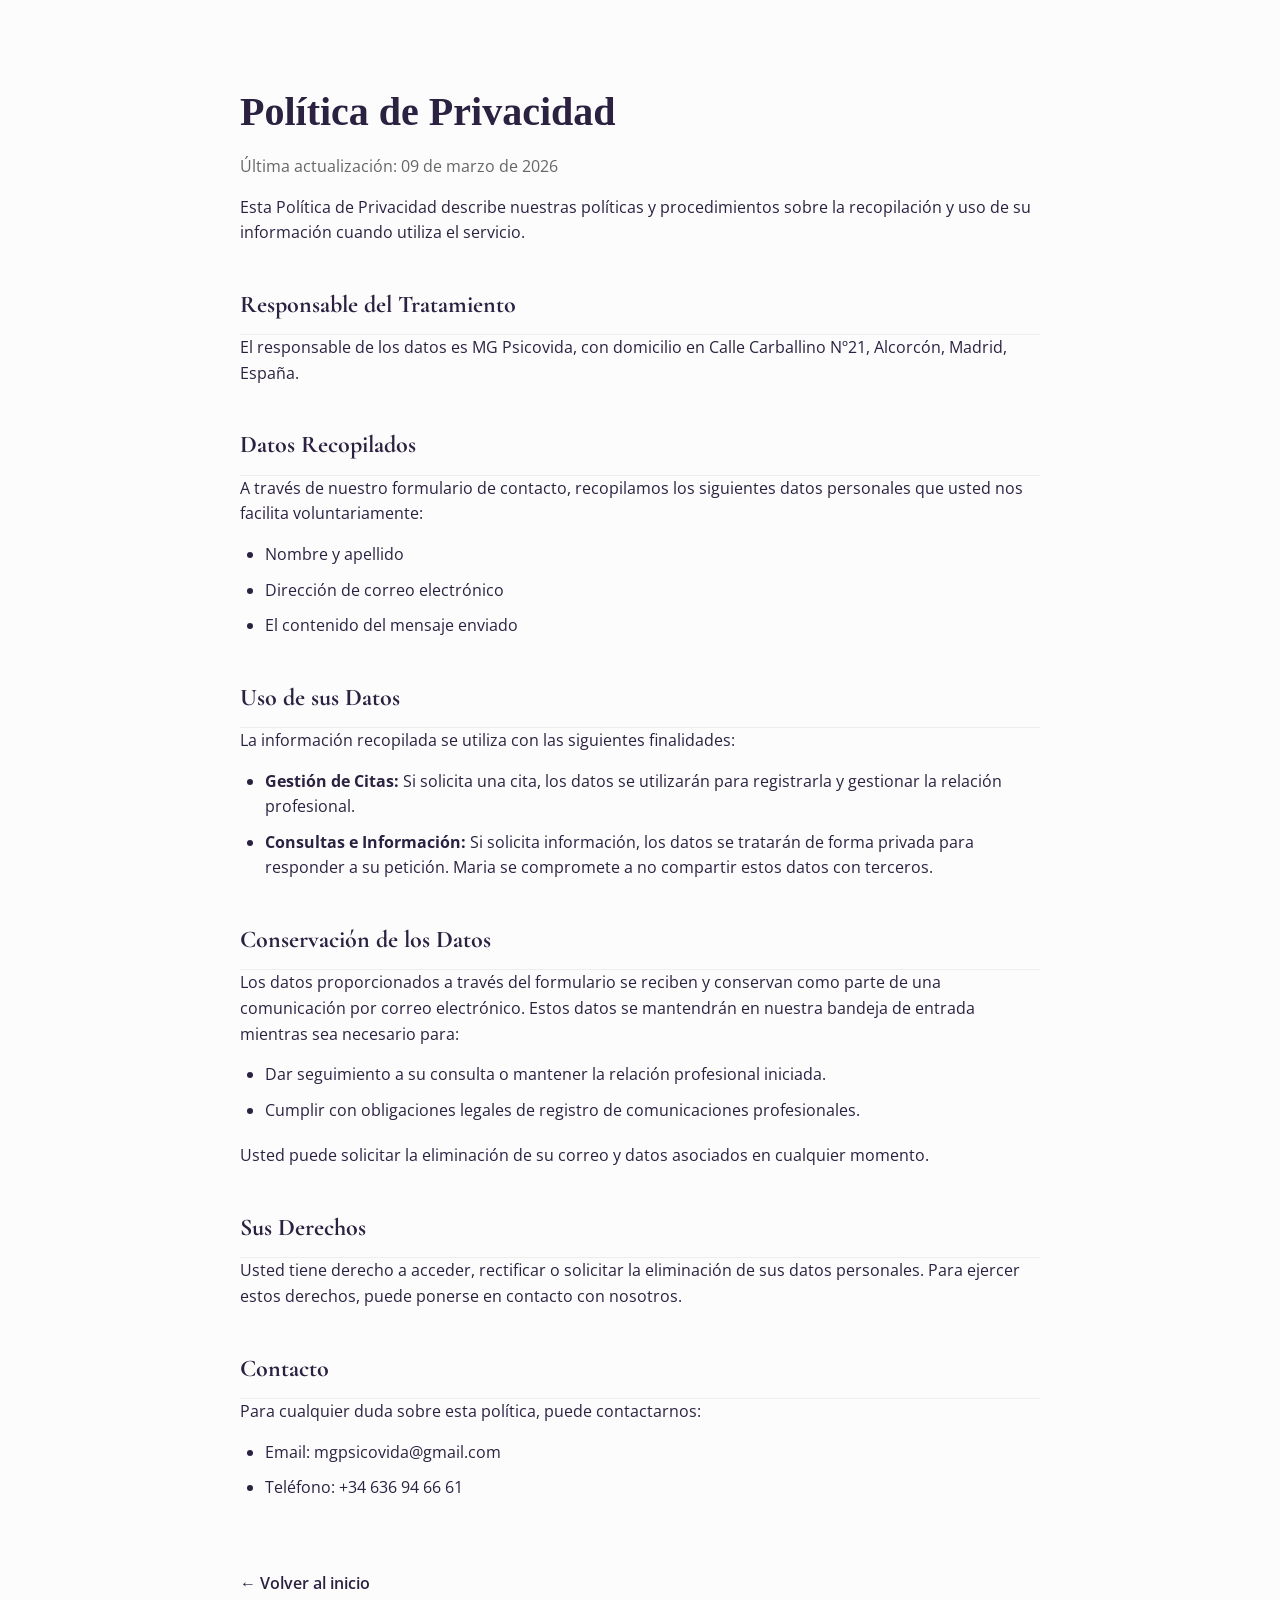
<file: privacy.html>
<!DOCTYPE html>
<html lang="es">
<head>
    <meta charset="UTF-8">
    <meta name="viewport" content="width=device-width, initial-scale=1.0">
    <title>Política de Privacidad - MG Psicovida</title>
    <link rel="icon" href="icons/favicon.png" type="image/png">
    <link rel="stylesheet" href="style.css">
    <link rel="stylesheet" href="privacy-style.css">
</head>
<body class="legal-body">

    <div class="legal-container">
        <h1>Política de Privacidad</h1>
        <p class="last-updated">Última actualización: 09 de marzo de 2026</p>

        <p>Esta Política de Privacidad describe nuestras políticas y procedimientos sobre la recopilación y uso de su información cuando utiliza el servicio.</p>

        <h2>Responsable del Tratamiento</h2>
        <p>El responsable de los datos es MG Psicovida, con domicilio en Calle Carballino Nº21, Alcorcón, Madrid, España.</p>

        <h2>Datos Recopilados</h2>
        <p>A través de nuestro formulario de contacto, recopilamos los siguientes datos personales que usted nos facilita voluntariamente:</p>
        <ul>
            <li>Nombre y apellido</li>
            <li>Dirección de correo electrónico</li>
            <li>El contenido del mensaje enviado</li>
        </ul>

        <h2>Uso de sus Datos</h2>
        <p>La información recopilada se utiliza con las siguientes finalidades:</p>
        <ul>
            <li><strong>Gestión de Citas:</strong> Si solicita una cita, los datos se utilizarán para registrarla y gestionar la relación profesional.</li>
            <li><strong>Consultas e Información:</strong> Si solicita información, los datos se tratarán de forma privada para responder a su petición. Maria se compromete a no compartir estos datos con terceros.</li>
        </ul>

        <h2>Conservación de los Datos</h2>
        <p>Los datos proporcionados a través del formulario se reciben y conservan como parte de una comunicación por correo electrónico. Estos datos se mantendrán en nuestra bandeja de entrada mientras sea necesario para:</p>
        <ul>
            <li>Dar seguimiento a su consulta o mantener la relación profesional iniciada.</li>
            <li>Cumplir con obligaciones legales de registro de comunicaciones profesionales.</li>
        </ul>
        <p>Usted puede solicitar la eliminación de su correo y datos asociados en cualquier momento.</p>

        <h2>Sus Derechos</h2>
        <p>Usted tiene derecho a acceder, rectificar o solicitar la eliminación de sus datos personales. Para ejercer estos derechos, puede ponerse en contacto con nosotros.</p>

        <h2>Contacto</h2>
        <p>Para cualquier duda sobre esta política, puede contactarnos:</p>
        <ul>
            <li>Email: mgpsicovida@gmail.com </li>
            <li>Teléfono: +34 636 94 66 61</li>
        </ul>

        <a href="index.html" class="back-link">← Volver al inicio</a>
    </div>

</body>
</html>
</file>
<file: style.css>
@import url('https://fonts.googleapis.com/css2?family=Cormorant+Garamond:wght@400;500;600;700&family=Open+Sans:wght@400;500;600;700&display=swap');

:root {
  --header-height: 150px;
}

* {
  box-sizing: border-box;
  margin: 0;
  padding: 0;
}

html {
  scroll-behavior: smooth;
  scroll-snap-type: none;
}

body {
  font-family: 'Open Sans', sans-serif;
  color: #2a2040;
  background: #ffffff;
  line-height: 1.5;
  min-height: 100vh;
}

main {
  position: relative;
  z-index: 1;
  background-image: url("img/fondo.jpg");
  background-size: 100% 100%;
  background-position: center;
  background-repeat: no-repeat;
  background-attachment: fixed;
}

.menu a,
.btn-contacto,
h1,
h2,
.titulo-areas,
.titulo-metodo,
.boton {
  font-family: 'Cormorant Garamond', serif;
}

.header {
  background: #f8f8f8;
  position: relative;
  z-index: 10;
}

.header-container {
  max-width: 1400px;
  margin: 0 auto;
  max-height: var(--header-height);
  padding: 0 40px;
  display: flex;
  align-items: center;
  justify-content: space-between;
  gap: 30px;
}

.logo {
  width: 220px;
  height: 220px;
  display: flex;
  align-items: center;
  justify-content: center;
  text-decoration: none;
  flex-shrink: 0;
  margin-top: 20px;
}

.logo img {
  width: 100%;
  height: 100%;
  object-fit: contain;
  display: block;
}

.nav {
  flex: 1;
  display: flex;
  justify-content: center;
  align-items: center;
}

.menu {
  list-style: none;
  display: flex;
  align-items: center;
  gap: 80px;
}

.menu a {
  text-decoration: none;
  color: #2b2140;
  font-size: 24px;
  font-weight: 600;
}

.btn-contacto {
  background: #41613b;
  color: #fff8ef;
  text-decoration: none;
  padding: 14px 30px;
  border-radius: 14px;
  font-size: 22px;
  display: flex;
  align-items: center;
  justify-content: center;
  min-height: 52px;
  flex-shrink: 0;
  transition: background 0.2s ease, transform 0.2s ease;
}

.btn-contacto:hover {
  background: #d9b7a3;
  opacity: 1;
  transform: translateY(-1px);
}

.hamburger {
  display: none;
  flex-direction: column;
  cursor: pointer;
  gap: 5px;
  z-index: 1001;
}

.hamburger span {
  width: 28px;
  height: 3px;
  background-color: #2b2140;
  transition: all 0.3s ease;
  border-radius: 2px;
}

.pantalla {
  min-height: calc(100vh - var(--header-height));
  position: relative;
}

.hero-transparente {
  background: transparent;
}

.hero-superior-derecha {
  position: absolute;
  top: 100px;
  right: 150px;
  text-align: right;
}

.hero-superior-derecha h1 {
  font-size: clamp(90px, 10vw, 130px);
  line-height: 1;
  color: #2b2140;
  font-weight: 700;
  letter-spacing: 1px;
  text-shadow: 0 1px 6px rgba(255, 255, 255, 0.12);
  max-width: 900px;
}

.hero-inferior-izquierda {
  position: absolute;
  left: 70px;
  bottom: 90px;
  max-width: 520px;
  padding: 34px 38px;
  background: rgba(248, 242, 235, 0.78);
  border: 1px solid rgba(255, 255, 255, 0.22);
  border-radius: 28px;
  color: #2b2140;
  box-shadow: 0 6px 18px rgba(0, 0, 0, 0.05);
}

.hero-inferior-izquierda .nombre {
  font-size: 38px;
  font-weight: 600;
  line-height: 1.15;
  margin-bottom: 18px;
}

.hero-inferior-izquierda p {
  font-size: 21px;
  line-height: 1.5;
  font-weight: 500;
}

/* small overlay so text reads better on the image */
.hero-transparente::before {
  content: "";
  position: absolute;
  inset: 0;
  background: linear-gradient(
    135deg,
    rgba(255, 248, 240, 0.04) 0%,
    rgba(255, 248, 240, 0.01) 40%,
    rgba(43, 33, 64, 0.04) 100%
  );
  pointer-events: none;
}

/* default section layout */
.seccion {
  display: flex;
  align-items: center;
  justify-content: center;
  background: #ffffff;
}

.contenido-seccion {
  width: 100%;
  min-height: calc(100vh - var(--header-height));
  max-width: 1200px;
  padding: 60px 40px;
  display: flex;
  flex-direction: column;
  justify-content: center;
}

.seccion h2 {
  font-size: 56px;
  margin-bottom: 20px;
  text-align: center;
}

/* about section */
.sobre-mi-borde-a-borde {
  display: grid;
  grid-template-columns: 1fr 1.2fr 1fr;
  width: 100%;
  min-height: calc(100vh - var(--header-height));
}

.sobre-mi-img-full {
  width: 100%;
  height: 100%;
}

.sobre-mi-img-full img {
  width: 100%;
  height: 100%;
  object-fit: cover;
  display: block;
}

.sobre-mi-texto-full {
  background-color: #efe9e1;
  padding: 80px 60px;
  display: flex;
  flex-direction: column;
  justify-content: center;
  text-align: left;
}

.sobre-mi-texto-full h2 {
  text-align: left;
  font-size: 56px;
  margin-bottom: 30px;
  color: #2b2140;
}

.sobre-mi-texto-full .subtitulo {
  font-size: 20px;
  font-weight: 600;
  margin-bottom: 25px;
  color: #33274a;
}

.sobre-mi-texto-full p {
  font-size: 17px;
  line-height: 1.8;
  color: #4a3e5d;
  margin-bottom: 15px;
}

/* areas section */
.seccion-areas {
  background: linear-gradient(180deg, #7c5c55 0%, #94776e 50%, #876b63 100%);
  color: #ffffff;
  display: flex;
  align-items: center;
  justify-content: center;
  width: 100%;
}

.contenido-areas {
  width: 100%;
  max-width: 1600px;
  padding: 80px 40px;
  display: flex;
  flex-direction: column;
}

.titulo-areas {
  font-size: 64px;
  color: #ffffff;
  text-align: left;
  margin-bottom: 50px;
  font-weight: 500;
}

.areas-grid {
  display: grid;
  grid-template-columns: repeat(5, 1fr);
  gap: 25px;
  align-items: start;
}

.area-columna {
  display: flex;
  flex-direction: column;
}

.area-img {
  width: 100%;
  aspect-ratio: 4/3;
  margin-bottom: 25px;
  overflow: hidden;
}

.area-img img {
  width: 100%;
  height: 100%;
  object-fit: cover;
  display: block;
}

.area-columna h3 {
  font-size: 22px;
  font-weight: 700;
  margin-bottom: 25px;
  color: #ffffff;
  font-family: 'Open Sans', sans-serif;
  line-height: 1.3;
  min-height: 60px;
}

.area-columna p {
  font-size: 15px;
  line-height: 1.7;
  color: rgba(255, 255, 255, 0.9);
}

/* method section */
.seccion-metodo {
  background-image: url("img/fondo-madera.jpg");
  background-color: #d8c8b8;
  background-size: cover;
  background-position: center;
  display: flex;
  align-items: center;
  justify-content: center;
  width: 100%;
  padding: 80px 40px;
}

.contenido-metodo {
  width: 100%;
  max-width: 1400px;
  display: flex;
  flex-direction: column;
  align-items: center;
}

.titulo-metodo {
  font-size: 64px;
  color: #000000;
  margin-bottom: 10px;
  font-weight: 600;
  text-align: center;
}

/* grid with the circles and the chameleon in the middle */
.metodo-grid {
  display: grid;
  grid-template-columns: 1fr 1fr 1fr;
  grid-template-rows: auto auto auto;
  gap: 30px;
  align-items: center;
  justify-items: center;
  max-width: 1200px;
  margin: 0 auto;
}

/* circle positions */
.item-1 { grid-column: 1; grid-row: 1; margin-top: 40px; }
.item-2 { grid-column: 3; grid-row: 1; margin-top: 40px; }
.item-5 { grid-column: 1; grid-row: 2; }
.item-3 { grid-column: 3; grid-row: 2; }
.item-4 { grid-column: 2; grid-row: 3; margin-top: -110px; }

/* center illustration */
.item-centro {
  grid-column: 2;
  grid-row: 1 / 3;
  display: flex;
  justify-content: center;
  align-items: center;
}

.vector-camaleon img {
  width: 280px;
  height: auto;
  transform: scale(1.2);
}

/* circle card */
.circulo-wrapper {
  position: relative;
  width: 280px;
  height: 280px;
  display: flex;
  align-items: center;
  justify-content: center;
  transition: transform 0.3s ease;
}

.circulo-wrapper:hover {
  transform: scale(1.03);
}

.vector-bg {
  position: absolute;
  top: 0;
  left: 0;
  width: 100%;
  height: 100%;
  z-index: 1;
}

.vector-bg img {
  width: 100%;
  height: 100%;
  object-fit: contain;
}

.texto-interno {
  position: relative;
  z-index: 2;
  padding: 40px;
  text-align: center;
}

.texto-interno h4 {
  font-size: 16px;
  font-weight: 700;
  margin-bottom: 10px;
  color: #000000;
  text-transform: uppercase;
  letter-spacing: 0.5px;
}

.texto-interno p {
  font-size: 12px;
  line-height: 1.4;
  color: #0f0c16;
}

.vector-camaleon {
  width: 100%;
  max-width: 250px;
  display: flex;
  justify-content: center;
  align-items: center;
}

.seccion-testimonios {
    background: linear-gradient(to right, #9c7b66, #d0b2a0);
    padding: 100px 20px;
    text-align: center;
    overflow: hidden; 
}

.carrusel-container {
    max-width: 900px;
    margin: 0 auto;
    position: relative;
}

.comillas-especiales {
    font-family: 'Playfair Display', 'Georgia', serif;
    font-size: 120px;
    color: #2c1e16;
    display: block;
    line-height: 1;
    margin-bottom: -20px; 
    opacity: 0.9;
}

.carrusel-window {
    overflow: hidden;
    width: 100%;
}

.carrusel-track {
    display: flex;
    transition: transform 0.6s cubic-bezier(0.4, 0, 0.2, 1); 
    align-items: stretch; 
}

.testimonio {
    min-width: 100%;
    box-sizing: border-box;
    padding: 0 60px;
    display: flex;
    flex-direction: column;
    justify-content: center; 
    align-items: center;     
    min-height: 250px;       
}

.texto-wrapper {
    position: relative;
    padding: 0 50px; 
    display: inline-block;
}

.texto-wrapper::before {
    content: "“";
    position: absolute;
    left: -10px;
    top: -20px;
    font-family: 'Playfair Display', serif;
    font-size: 80px;
    color: #2c1e16;
    line-height: 1;
}

.texto-wrapper::after {
    content: "”";
    position: absolute;
    right: -10px;
    bottom: 0px;
    font-family: 'Playfair Display', serif;
    font-size: 80px;
    color: #2c1e16;
    line-height: 1;
}

.texto-testimonio {
    font-size: 24px;
    color: #1a1a1a;
    max-width: 700px;
    margin: 0;
    line-height: 1.6;
}

.flecha {
    position: absolute;
    top: 50%;
    transform: translateY(-50%);
    background: none;
    border: none;
    font-size: 30px;
    color: #2c1e16;
    cursor: pointer;
    z-index: 10;
}
.prev { left: -40px; }
.next { right: -40px; }

.dots-container {
    margin-top: 30px;
    position: relative;
    z-index: 20; 
}

.dot {
    height: 12px;
    width: 12px;
    margin: 0 8px;
    background-color: rgba(44, 30, 22, 0.3); 
    display: inline-block;
    cursor: pointer;
    transition: all 0.3s ease;
    border: 1px solid rgba(44, 30, 22, 0.1); 
    border-radius: 50%;
}

.dot.active {
    background-color: #2c1e16; 
    transform: scale(1.3);
    opacity: 1;
}


.seccion-faq {
    background-color: #fcfcfc;
    padding: 100px 0;
}

.faq-container {
    display: flex;
    max-width: 1400px;
    margin: 0 auto;
    align-items: flex-start; 
    gap: 60px; 
    padding: 0 40px;
}


.faq-izquierda {
    flex: 1; 
    display: flex;
    flex-direction: column;
    gap: 40px;
}

.faq-titulo-wrapper {
    padding: 20px 0;
}

.faq-titulo {
    font-family: 'Cormorant Garamond', serif;
    font-size: 64px;
    color: #2b2140; 
    line-height: 1.1;
    text-align: left; 
    font-weight: 700;
}

.faq-foto {
    width: 100%;
    border-radius: 8px; 
    overflow: hidden;
    box-shadow: 0 10px 30px rgba(0,0,0,0.05); 
}

.faq-foto img {
    width: 100%;
    height: auto;
    display: block;
}

.faq-derecha {
    flex: 1;
    background-color: #efe9e1; 
    padding: 60px;
    border-radius: 12px;
}

.faq-acordeon {
    display: flex;
    flex-direction: column;
    gap: 20px; 
}

.faq-item {
    background-color: transparent; 
    border-bottom: 1px solid rgba(44, 30, 22, 0.1); 
    padding-bottom: 20px;
    transition: all 0.3s ease;
}

.faq-pregunta {
    font-family: 'Open Sans', sans-serif;
    font-size: 18px;
    font-weight: 600;
    color: #2c1e16; 
    cursor: pointer;
    list-style: none; 
    display: flex;
    justify-content: space-between; 
    align-items: center;
    padding: 10px 0;
}

.faq-pregunta::-webkit-details-marker {
    display: none;
}

.faq-flecha {
    font-size: 20px;
    transition: transform 0.3s ease; 
    color: rgba(44, 30, 22, 0.5);
}

.faq-respuesta {
    padding: 20px 0 10px 0;
    font-family: 'Open Sans', sans-serif;
    font-size: 16px;
    color: #4a3e5d;
    line-height: 1.7;
}

details[open] .faq-pregunta {
    color: #2b2140; 
}

details[open] .faq-flecha {
    transform: rotate(180deg); 
    color: #2b2140;
}

.footer {
    background-color: #f8f8f8;
    padding: 100px 40px 40px 40px;
    color: #2b2140;
}

.footer-container {
    max-width: 1200px;
    margin: 0 auto;
    display: flex;
    justify-content: space-between;
    gap: 100px;
}

.footer-info {
    flex: 1;
    display: flex;
    flex-direction: column;
    gap: 40px;
}

.footer-info h3 {
    font-family: 'Open Sans', sans-serif;
    font-size: 18px;
    margin-bottom: 20px;
    font-weight: 500;
}

.footer-info p {
    font-size: 16px;
    margin-bottom: 8px;
}

.footer-info a {
    color: inherit;
    text-decoration: none;
}

.footer-redes {
    display: flex;
    gap: 20px; 
    margin-top: 20px;
}

.red-social {
    color: #2b2140; 
    font-size: 26px; 
    text-decoration: none;
    transition: transform 0.3s ease, opacity 0.3s ease;
}

.red-social:hover {
    opacity: 0.7;
    transform: translateY(-3px); 
}

.fa-linkedin-in {
    font-weight: 400;
}

.footer-form {
    flex: 1.5;
}

.form-row {
    display: flex;
    gap: 40px;
    margin-bottom: 30px;
}

.form-group {
    flex: 1;
    display: flex;
    flex-direction: column;
}

.full-width {
    margin-bottom: 30px;
}

.form-group label {
    font-size: 14px;
    margin-bottom: 10px;
}

.form-group input, 
.form-group textarea {
    background: transparent;
    border: none;
    border-bottom: 1px solid #2b2140; 
    padding: 10px 0;
    font-family: inherit;
    font-size: 16px;
    outline: none;
}

.btn-enviar {
    background: transparent;
    border: none;
    color: #2b2140;
    font-size: 14px;
    cursor: pointer;
    text-transform: uppercase;
    letter-spacing: 1px;
    float: right;
    padding: 10px 20px;
    transition: opacity 0.3s;
}

.btn-enviar:hover {
    opacity: 0.6;
}

.footer-bottom {
    margin-top: 80px;
    text-align: center;
    font-size: 14px;
    border-top: 1px solid rgba(43, 33, 64, 0.1);
    padding-top: 40px;
}

.footer-bottom p {
    margin-bottom: 10px;
}

.form-group input:focus, 
.form-group textarea:focus {
    border-bottom: 2px solid #2b2140; 
    transition: all 0.3s ease;
}

.form-group input:invalid, 
.form-group textarea:invalid {
    border-bottom: 1px solid rgba(0, 0, 0, 0.5); 
    box-shadow: none; 
}

.dev-credit {
    font-size: 12px; 
    opacity: 0.7;    
    margin-top: 5px;
    letter-spacing: 0.5px;
}

.dev-credit a {
    color: #2b2140; 
    text-decoration: none;
    font-weight: 600;
}

.dev-credit a:hover {
    text-decoration: underline;
    opacity: 1;
}

/* =========================================
   MEDIA QUERIES 
   ========================================= */

@media (max-width: 600px) {
    .faq-titulo {
        font-size: 40px;
    }
    .faq-derecha {
        padding: 30px 20px;
    }
    .faq-pregunta {
        font-size: 17px;
    }
}

/* desktop a bit smaller */
@media (max-width: 1400px) {
  .menu {
    gap: 50px;
  }

  .menu a {
    font-size: 21px;
  }

  .hero-superior-derecha {
    top: 80px;
    right: 90px;
  }

  .hero-superior-derecha h1 {
    font-size: 68px;
    max-width: 700px;
    margin-left: auto;
  }

  .hero-inferior-izquierda {
    left: 50px;
    bottom: 70px;
    max-width: 460px;
    padding: 28px 30px;
  }

  .hero-inferior-izquierda .nombre {
    font-size: 32px;
  }

  .hero-inferior-izquierda p {
    font-size: 18px;
  }

  .areas-grid {
    gap: 15px;
  }
}

/* tablet */
@media (max-width: 1100px) {
  :root {
    --header-height: 150px;
  }

  .header-container {
    padding: 0 24px;
    gap: 20px;
  }

  .hero-superior-derecha h1 {
    font-size: 300px;
  }

  .logo {
    width: 180px;
    height: 180px;
  }

  .hamburger {
    display: flex;
    margin-left: auto;
    padding: 20px;
  }

  .btn-contacto {
    display: flex;
  }

  .nav-menu {
    position: fixed;
    top: 0;
    right: -100%;
    width: 70%;
    max-width: 340px;
    height: 100vh;
    background-color: #fcfcfc;
    box-shadow: -5px 0 15px rgba(0, 0, 0, 0.1);
    transition: right 0.4s ease;
    z-index: 1000;
    padding-top: 120px;
    display: flex;
    justify-content: center;
    align-items: flex-start;
  }

  .nav-menu.active {
    right: 0;
  }

  .nav-menu .menu {
    flex-direction: column;
    align-items: center;
    justify-content: flex-start;
    gap: 50px;
  }

  .nav-menu .menu a {
    font-size: 24px;
  }

  .hamburger.active span:nth-child(1) {
    transform: translateY(8px) rotate(45deg);
  }

  .hamburger.active span:nth-child(2) {
    opacity: 0;
  }

  .hamburger.active span:nth-child(3) {
    transform: translateY(-8px) rotate(-45deg);
  }

  .hero-superior-derecha {
    top: 70px;
    right: 50px;
  }

  .hero-superior-derecha h1 {
    font-size: 52px;
    max-width: 560px;
  }

  .hero-inferior-izquierda {
    left: 40px;
    bottom: 50px;
    max-width: 400px;
    padding: 24px 26px;
  }

  .hero-inferior-izquierda .nombre {
    font-size: 28px;
  }

  .hero-inferior-izquierda p {
    font-size: 16px;
    line-height: 1.45;
  }

  .sobre-mi-texto-full {
    padding: 50px 40px;
  }

  .areas-grid {
    grid-template-columns: repeat(3, 1fr);
    gap: 30px;
  }

  .titulo-areas {
    font-size: 50px;
    margin-bottom: 40px;
  }

  .metodo-grid {
    grid-template-columns: 1fr 1fr;
    grid-template-rows: auto;
    row-gap: 40px;
  }

  .item-1 {
    grid-column: 1 / 2;
    grid-row: 1 / 2;
    justify-self: center;
    margin-top: 0;
  }

  .item-2 {
    grid-column: 2 / 3;
    grid-row: 1 / 2;
    justify-self: center;
    margin-top: 0;
  }

  .item-centro {
    grid-column: 1 / 3;
    grid-row: 2 / 3;
    justify-self: center;
    margin: 30px 0;
  }

  .item-5 {
    grid-column: 1 / 2;
    grid-row: 3 / 4;
    justify-self: center;
    margin-top: 0;
  }

  .item-3 {
    grid-column: 2 / 3;
    grid-row: 3 / 4;
    justify-self: center;
    margin-top: 0;
  }

  .item-4 {
    grid-column: 1 / 3;
    grid-row: 4 / 5;
    justify-self: center;
    margin-top: 0;
  }

  .faq-container {
    flex-direction: column;
    gap: 40px;
  }

  .faq-titulo {
    font-size: 50px;
    text-align: center;
  }

  .faq-derecha {
    padding: 40px;
  }
}

/* mobile */
@media (max-width: 900px) {
  :root {
    --header-height: 300px;
  }

  main {
    background-size: cover;
  }

  .header-container {
    padding: 20px;
    gap: 20px;
    flex-wrap: wrap;
    justify-content: center;
  }

  .logo {
    width: 150px;
    height: 150px;
    margin-top: 0;
  }

  .nav {
    order: 3;
    width: 100%;
  }

  .menu {
    gap: 20px;
    flex-wrap: wrap;
    justify-content: center;
  }

  .menu a {
    font-size: 17px;
  }

  .hero-superior-derecha {
    top: 60px;
    right: 30px;
    left: 30px;
    text-align: center;
  }

  .hero-superior-derecha h1 {
    font-size: 40px;
    max-width: none;
    margin: 0 auto;
  }

  .hero-inferior-izquierda {
    left: 30px;
    right: 30px;
    bottom: 60px;
    max-width: none;
    padding: 22px 22px;
  }

  .hero-inferior-izquierda .nombre {
    font-size: 24px;
  }

  .sobre-mi-borde-a-borde {
    grid-template-columns: 1fr;
  }

  .sobre-mi-img-full {
    height: 400px;
  }

  .sobre-mi-texto-full {
    padding: 50px 30px;
  }

  .contenido-areas {
    padding: 50px 20px;
  }

  .titulo-areas {
    font-size: 40px;
    text-align: center;
    margin-bottom: 30px;
  }

  .areas-grid {
    grid-template-columns: 1fr;
    gap: 40px;
  }

  .area-img {
    aspect-ratio: 16/9;
    margin-bottom: 15px;
  }

  .area-columna h3 {
    min-height: auto;
  }

  .seccion-metodo {
    padding: 50px 20px;
  }

  .titulo-metodo {
    font-size: 40px;
    margin-bottom: 30px;
  }

  .metodo-grid {
    grid-template-columns: 1fr;
    row-gap: 36px;
  }

  .item-1,
  .item-2,
  .item-3,
  .item-4,
  .item-5,
  .item-centro {
    grid-column: 1 / 2;
    grid-row: auto;
    margin-top: 0;
  }

  .item-centro {
    order: -1;
    margin-bottom: 20px;
  }

  .footer-container {
    flex-direction: column;
    gap: 60px;
  }

  .form-row {
    flex-direction: column;
    gap: 30px;
  }
}
</file>
<file: privacy-style.css>
.legal-body { 
            background-color: #fcfcfc; 
            color: #2b2140; 
            font-family: 'Open Sans', sans-serif; 
            line-height: 1.6; 
            padding: 80px 20px; 
        }
        .legal-container { 
            max-width: 800px; 
            margin: 0 auto; 
            text-align: left;
        }
        .legal-container h1 { 
            font-family: 'Playfair Display', serif; 
            font-size: 2.5rem; 
            margin-bottom: 10px; 
        }
        .last-updated { 
            color: #666; 
            margin-bottom: 40px; 
            font-size: 0.9rem; 
        }
        .legal-container h2 { 
            margin-top: 40px; 
            border-bottom: 1px solid #eee; 
            padding-bottom: 10px; 
            font-size: 1.5rem; 
        }
        .legal-container p { 
            margin-bottom: 15px; 
            font-size: 1rem; 
        }
        /* Corrección para las listas desalineadas */
        .legal-container ul { 
            margin-bottom: 20px; 
            padding-left: 25px; /* Empuja los puntos hacia la derecha para alinearlos */
            list-style-position: outside; /* Mantiene el punto fuera del texto si hay varias líneas */
        }
        .legal-container li { 
            margin-bottom: 10px; 
            font-size: 1rem; 
        }
        .back-link { 
            display: inline-block; 
            margin-top: 50px; 
            color: #2b2140; 
            text-decoration: none; 
            font-weight: 600; 
        }
        .back-link:hover { text-decoration: underline; }
</file>
<file: src/style.css>
@import url('https://fonts.googleapis.com/css2?family=Cormorant+Garamond:wght@400;500;600;700&family=Open+Sans:wght@400;500;600;700&display=swap');

:root {
  --header-height: 150px;
}

* {
  box-sizing: border-box;
  margin: 0;
  padding: 0;
}

html {
  scroll-behavior: smooth;
  scroll-snap-type: none;
}

body {
  font-family: 'Open Sans', sans-serif;
  color: #2a2040;
  background: #ffffff;
  line-height: 1.5;
  min-height: 100vh;
}

main {
  position: relative;
  z-index: 1;
  background-image: url("img/fondo.jpg");
  background-size: 100% 100%;
  background-position: center;
  background-repeat: no-repeat;
  background-attachment: fixed;
}

.menu a,
.btn-contacto,
h1,
h2,
.titulo-areas,
.titulo-metodo,
.boton {
  font-family: 'Cormorant Garamond', serif;
}

.header {
  background: #f8f8f8;
  position: relative;
  z-index: 10;
}

.header-container {
  max-width: 1400px;
  margin: 0 auto;
  max-height: var(--header-height);
  padding: 0 40px;
  display: flex;
  align-items: center;
  justify-content: space-between;
  gap: 30px;
}

.logo {
  width: 220px;
  height: 220px;
  display: flex;
  align-items: center;
  justify-content: center;
  text-decoration: none;
  flex-shrink: 0;
  margin-top: 20px;
}

.logo img {
  width: 100%;
  height: 100%;
  object-fit: contain;
  display: block;
}

.nav {
  flex: 1;
  display: flex;
  justify-content: center;
  align-items: center;
}

.menu {
  list-style: none;
  display: flex;
  align-items: center;
  gap: 80px;
}

.menu a {
  text-decoration: none;
  color: #2b2140;
  font-size: 24px;
  font-weight: 600;
}

.btn-contacto {
  background: #41613b;
  color: #fff8ef;
  text-decoration: none;
  padding: 14px 30px;
  border-radius: 14px;
  font-size: 22px;
  display: flex;
  align-items: center;
  justify-content: center;
  min-height: 52px;
  flex-shrink: 0;
  transition: background 0.2s ease, transform 0.2s ease;
}

.btn-contacto:hover {
  background: #d9b7a3;
  opacity: 1;
  transform: translateY(-1px);
}

.hamburger {
  display: none;
  flex-direction: column;
  cursor: pointer;
  gap: 5px;
  z-index: 1001;
}

.hamburger span {
  width: 28px;
  height: 3px;
  background-color: #2b2140;
  transition: all 0.3s ease;
  border-radius: 2px;
}

.pantalla {
  min-height: calc(100vh - var(--header-height));
  position: relative;
}

.hero-transparente {
  background: transparent;
}

.hero-superior-derecha {
  position: absolute;
  top: 100px;
  right: 150px;
  text-align: right;
}

.hero-superior-derecha h1 {
  font-size: clamp(90px, 10vw, 130px);
  line-height: 1;
  color: #2b2140;
  font-weight: 700;
  letter-spacing: 1px;
  text-shadow: 0 1px 6px rgba(255, 255, 255, 0.12);
  max-width: 900px;
}

.hero-inferior-izquierda {
  position: absolute;
  left: 70px;
  bottom: 90px;
  max-width: 520px;
  padding: 34px 38px;
  background: rgba(248, 242, 235, 0.78);
  border: 1px solid rgba(255, 255, 255, 0.22);
  border-radius: 28px;
  color: #2b2140;
  box-shadow: 0 6px 18px rgba(0, 0, 0, 0.05);
}

.hero-inferior-izquierda .nombre {
  font-size: 38px;
  font-weight: 600;
  line-height: 1.15;
  margin-bottom: 18px;
}

.hero-inferior-izquierda p {
  font-size: 21px;
  line-height: 1.5;
  font-weight: 500;
}

/* small overlay so text reads better on the image */
.hero-transparente::before {
  content: "";
  position: absolute;
  inset: 0;
  background: linear-gradient(
    135deg,
    rgba(255, 248, 240, 0.04) 0%,
    rgba(255, 248, 240, 0.01) 40%,
    rgba(43, 33, 64, 0.04) 100%
  );
  pointer-events: none;
}

/* default section layout */
.seccion {
  display: flex;
  align-items: center;
  justify-content: center;
  background: #ffffff;
}

.contenido-seccion {
  width: 100%;
  min-height: calc(100vh - var(--header-height));
  max-width: 1200px;
  padding: 60px 40px;
  display: flex;
  flex-direction: column;
  justify-content: center;
}

.seccion h2 {
  font-size: 56px;
  margin-bottom: 20px;
  text-align: center;
}

/* about section */
.sobre-mi-borde-a-borde {
  display: grid;
  grid-template-columns: 1fr 1.2fr 1fr;
  width: 100%;
  min-height: calc(100vh - var(--header-height));
}

.sobre-mi-img-full {
  width: 100%;
  height: 100%;
}

.sobre-mi-img-full img {
  width: 100%;
  height: 100%;
  object-fit: cover;
  display: block;
}

.sobre-mi-texto-full {
  background-color: #efe9e1;
  padding: 80px 60px;
  display: flex;
  flex-direction: column;
  justify-content: center;
  text-align: left;
}

.sobre-mi-texto-full h2 {
  text-align: left;
  font-size: 56px;
  margin-bottom: 30px;
  color: #2b2140;
}

.sobre-mi-texto-full .subtitulo {
  font-size: 20px;
  font-weight: 600;
  margin-bottom: 25px;
  color: #33274a;
}

.sobre-mi-texto-full p {
  font-size: 17px;
  line-height: 1.8;
  color: #4a3e5d;
  margin-bottom: 15px;
}

/* areas section */
.seccion-areas {
  background: linear-gradient(180deg, #7c5c55 0%, #94776e 50%, #876b63 100%);
  color: #ffffff;
  display: flex;
  align-items: center;
  justify-content: center;
  width: 100%;
}

.contenido-areas {
  width: 100%;
  max-width: 1600px;
  padding: 80px 40px;
  display: flex;
  flex-direction: column;
}

.titulo-areas {
  font-size: 64px;
  color: #ffffff;
  text-align: left;
  margin-bottom: 50px;
  font-weight: 500;
}

.areas-grid {
  display: grid;
  grid-template-columns: repeat(5, 1fr);
  gap: 25px;
  align-items: start;
}

.area-columna {
  display: flex;
  flex-direction: column;
}

.area-img {
  width: 100%;
  aspect-ratio: 4/3;
  margin-bottom: 25px;
  overflow: hidden;
}

.area-img img {
  width: 100%;
  height: 100%;
  object-fit: cover;
  display: block;
}

.area-columna h3 {
  font-size: 22px;
  font-weight: 700;
  margin-bottom: 25px;
  color: #ffffff;
  font-family: 'Open Sans', sans-serif;
  line-height: 1.3;
  min-height: 60px;
}

.area-columna p {
  font-size: 15px;
  line-height: 1.7;
  color: rgba(255, 255, 255, 0.9);
}

/* method section */
.seccion-metodo {
  background-image: url("img/fondo-madera.jpg");
  background-color: #d8c8b8;
  background-size: cover;
  background-position: center;
  display: flex;
  align-items: center;
  justify-content: center;
  width: 100%;
  padding: 80px 40px;
}

.contenido-metodo {
  width: 100%;
  max-width: 1400px;
  display: flex;
  flex-direction: column;
  align-items: center;
}

.titulo-metodo {
  font-size: 64px;
  color: #000000;
  margin-bottom: 10px;
  font-weight: 600;
  text-align: center;
}

/* grid with the circles and the chameleon in the middle */
.metodo-grid {
  display: grid;
  grid-template-columns: 1fr 1fr 1fr;
  grid-template-rows: auto auto auto;
  gap: 30px;
  align-items: center;
  justify-items: center;
  max-width: 1200px;
  margin: 0 auto;
}

/* circle positions */
.item-1 { grid-column: 1; grid-row: 1; margin-top: 40px; }
.item-2 { grid-column: 3; grid-row: 1; margin-top: 40px; }
.item-5 { grid-column: 1; grid-row: 2; }
.item-3 { grid-column: 3; grid-row: 2; }
.item-4 { grid-column: 2; grid-row: 3; margin-top: -110px; }

/* center illustration */
.item-centro {
  grid-column: 2;
  grid-row: 1 / 3;
  display: flex;
  justify-content: center;
  align-items: center;
}

.vector-camaleon img {
  width: 280px;
  height: auto;
  transform: scale(1.2);
}

/* circle card */
.circulo-wrapper {
  position: relative;
  width: 280px;
  height: 280px;
  display: flex;
  align-items: center;
  justify-content: center;
  transition: transform 0.3s ease;
}

.circulo-wrapper:hover {
  transform: scale(1.03);
}

.vector-bg {
  position: absolute;
  top: 0;
  left: 0;
  width: 100%;
  height: 100%;
  z-index: 1;
}

.vector-bg img {
  width: 100%;
  height: 100%;
  object-fit: contain;
}

.texto-interno {
  position: relative;
  z-index: 2;
  padding: 40px;
  text-align: center;
}

.texto-interno h4 {
  font-size: 16px;
  font-weight: 700;
  margin-bottom: 10px;
  color: #000000;
  text-transform: uppercase;
  letter-spacing: 0.5px;
}

.texto-interno p {
  font-size: 12px;
  line-height: 1.4;
  color: #0f0c16;
}

.vector-camaleon {
  width: 100%;
  max-width: 250px;
  display: flex;
  justify-content: center;
  align-items: center;
}

.seccion-testimonios {
    background: linear-gradient(to right, #9c7b66, #d0b2a0);
    padding: 100px 20px;
    text-align: center;
    overflow: hidden; 
}

.carrusel-container {
    max-width: 900px;
    margin: 0 auto;
    position: relative;
}

.comillas-especiales {
    font-family: 'Playfair Display', 'Georgia', serif;
    font-size: 120px;
    color: #2c1e16;
    display: block;
    line-height: 1;
    margin-bottom: -20px; 
    opacity: 0.9;
}

.carrusel-window {
    overflow: hidden;
    width: 100%;
}

.carrusel-track {
    display: flex;
    transition: transform 0.6s cubic-bezier(0.4, 0, 0.2, 1); 
    align-items: stretch; 
}

.testimonio {
    min-width: 100%;
    box-sizing: border-box;
    padding: 0 60px;
    display: flex;
    flex-direction: column;
    justify-content: center; 
    align-items: center;     
    min-height: 250px;       
}

.texto-wrapper {
    position: relative;
    padding: 0 50px; 
    display: inline-block;
}

.texto-wrapper::before {
    content: "“";
    position: absolute;
    left: -10px;
    top: -20px;
    font-family: 'Playfair Display', serif;
    font-size: 80px;
    color: #2c1e16;
    line-height: 1;
}

.texto-wrapper::after {
    content: "”";
    position: absolute;
    right: -10px;
    bottom: 0px;
    font-family: 'Playfair Display', serif;
    font-size: 80px;
    color: #2c1e16;
    line-height: 1;
}

.texto-testimonio {
    font-size: 24px;
    color: #1a1a1a;
    max-width: 700px;
    margin: 0;
    line-height: 1.6;
}

.flecha {
    position: absolute;
    top: 50%;
    transform: translateY(-50%);
    background: none;
    border: none;
    font-size: 30px;
    color: #2c1e16;
    cursor: pointer;
    z-index: 10;
}
.prev { left: -40px; }
.next { right: -40px; }

.dots-container {
    margin-top: 30px;
    position: relative;
    z-index: 20; 
}

.dot {
    height: 12px;
    width: 12px;
    margin: 0 8px;
    background-color: rgba(44, 30, 22, 0.3); 
    display: inline-block;
    cursor: pointer;
    transition: all 0.3s ease;
    border: 1px solid rgba(44, 30, 22, 0.1); 
    border-radius: 50%;
}

.dot.active {
    background-color: #2c1e16; 
    transform: scale(1.3);
    opacity: 1;
}


.seccion-faq {
    background-color: #fcfcfc;
    padding: 100px 0;
}

.faq-container {
    display: flex;
    max-width: 1400px;
    margin: 0 auto;
    align-items: flex-start; 
    gap: 60px; 
    padding: 0 40px;
}


.faq-izquierda {
    flex: 1; 
    display: flex;
    flex-direction: column;
    gap: 40px;
}

.faq-titulo-wrapper {
    padding: 20px 0;
}

.faq-titulo {
    font-family: 'Cormorant Garamond', serif;
    font-size: 64px;
    color: #2b2140; 
    line-height: 1.1;
    text-align: left; 
    font-weight: 700;
}

.faq-foto {
    width: 100%;
    border-radius: 8px; 
    overflow: hidden;
    box-shadow: 0 10px 30px rgba(0,0,0,0.05); 
}

.faq-foto img {
    width: 100%;
    height: auto;
    display: block;
}

.faq-derecha {
    flex: 1;
    background-color: #efe9e1; 
    padding: 60px;
    border-radius: 12px;
}

.faq-acordeon {
    display: flex;
    flex-direction: column;
    gap: 20px; 
}

.faq-item {
    background-color: transparent; 
    border-bottom: 1px solid rgba(44, 30, 22, 0.1); 
    padding-bottom: 20px;
    transition: all 0.3s ease;
}

.faq-pregunta {
    font-family: 'Open Sans', sans-serif;
    font-size: 18px;
    font-weight: 600;
    color: #2c1e16; 
    cursor: pointer;
    list-style: none; 
    display: flex;
    justify-content: space-between; 
    align-items: center;
    padding: 10px 0;
}

.faq-pregunta::-webkit-details-marker {
    display: none;
}

.faq-flecha {
    font-size: 20px;
    transition: transform 0.3s ease; 
    color: rgba(44, 30, 22, 0.5);
}

.faq-respuesta {
    padding: 20px 0 10px 0;
    font-family: 'Open Sans', sans-serif;
    font-size: 16px;
    color: #4a3e5d;
    line-height: 1.7;
}

details[open] .faq-pregunta {
    color: #2b2140; 
}

details[open] .faq-flecha {
    transform: rotate(180deg); 
    color: #2b2140;
}

.footer {
    background-color: #f8f8f8;
    padding: 100px 40px 40px 40px;
    color: #2b2140;
}

.footer-container {
    max-width: 1200px;
    margin: 0 auto;
    display: flex;
    justify-content: space-between;
    gap: 100px;
}

.footer-info {
    flex: 1;
    display: flex;
    flex-direction: column;
    gap: 40px;
}

.footer-info h3 {
    font-family: 'Open Sans', sans-serif;
    font-size: 18px;
    margin-bottom: 20px;
    font-weight: 500;
}

.footer-info p {
    font-size: 16px;
    margin-bottom: 8px;
}

.footer-info a {
    color: inherit;
    text-decoration: none;
}

.footer-redes {
    display: flex;
    gap: 20px; 
    margin-top: 20px;
}

.red-social {
    color: #2b2140; 
    font-size: 26px; 
    text-decoration: none;
    transition: transform 0.3s ease, opacity 0.3s ease;
}

.red-social:hover {
    opacity: 0.7;
    transform: translateY(-3px); 
}

.fa-linkedin-in {
    font-weight: 400;
}

.footer-form {
    flex: 1.5;
}

.form-row {
    display: flex;
    gap: 40px;
    margin-bottom: 30px;
}

.form-group {
    flex: 1;
    display: flex;
    flex-direction: column;
}

.full-width {
    margin-bottom: 30px;
}

.form-group label {
    font-size: 14px;
    margin-bottom: 10px;
}

.form-group input, 
.form-group textarea {
    background: transparent;
    border: none;
    border-bottom: 1px solid #2b2140; 
    padding: 10px 0;
    font-family: inherit;
    font-size: 16px;
    outline: none;
}

.btn-enviar {
    background: transparent;
    border: none;
    color: #2b2140;
    font-size: 14px;
    cursor: pointer;
    text-transform: uppercase;
    letter-spacing: 1px;
    float: right;
    padding: 10px 20px;
    transition: opacity 0.3s;
}

.btn-enviar:hover {
    opacity: 0.6;
}

.footer-bottom {
    margin-top: 80px;
    text-align: center;
    font-size: 14px;
    border-top: 1px solid rgba(43, 33, 64, 0.1);
    padding-top: 40px;
}

.footer-bottom p {
    margin-bottom: 10px;
}

.form-group input:focus, 
.form-group textarea:focus {
    border-bottom: 2px solid #2b2140; 
    transition: all 0.3s ease;
}

.form-group input:invalid, 
.form-group textarea:invalid {
    border-bottom: 1px solid rgba(0, 0, 0, 0.5); 
    box-shadow: none; 
}

.dev-credit {
    font-size: 12px; 
    opacity: 0.7;    
    margin-top: 5px;
    letter-spacing: 0.5px;
}

.dev-credit a {
    color: #2b2140; 
    text-decoration: none;
    font-weight: 600;
}

.dev-credit a:hover {
    text-decoration: underline;
    opacity: 1;
}

/* =========================================
   MEDIA QUERIES 
   ========================================= */

@media (max-width: 600px) {
    .faq-titulo {
        font-size: 40px;
    }
    .faq-derecha {
        padding: 30px 20px;
    }
    .faq-pregunta {
        font-size: 17px;
    }
}

/* desktop a bit smaller */
@media (max-width: 1400px) {
  .menu {
    gap: 50px;
  }

  .menu a {
    font-size: 21px;
  }

  .hero-superior-derecha {
    top: 80px;
    right: 90px;
  }

  .hero-superior-derecha h1 {
    font-size: 68px;
    max-width: 700px;
    margin-left: auto;
  }

  .hero-inferior-izquierda {
    left: 50px;
    bottom: 70px;
    max-width: 460px;
    padding: 28px 30px;
  }

  .hero-inferior-izquierda .nombre {
    font-size: 32px;
  }

  .hero-inferior-izquierda p {
    font-size: 18px;
  }

  .areas-grid {
    gap: 15px;
  }
}

/* tablet */
@media (max-width: 1100px) {
  :root {
    --header-height: 150px;
  }

  .header-container {
    padding: 0 24px;
    gap: 20px;
  }

  .hero-superior-derecha h1 {
    font-size: 300px;
  }

  .logo {
    width: 180px;
    height: 180px;
  }

  .hamburger {
    display: flex;
    margin-left: auto;
    padding: 20px;
  }

  .btn-contacto {
    display: flex;
  }

  .nav-menu {
    position: fixed;
    top: 0;
    right: -100%;
    width: 70%;
    max-width: 340px;
    height: 100vh;
    background-color: #fcfcfc;
    box-shadow: -5px 0 15px rgba(0, 0, 0, 0.1);
    transition: right 0.4s ease;
    z-index: 1000;
    padding-top: 120px;
    display: flex;
    justify-content: center;
    align-items: flex-start;
  }

  .nav-menu.active {
    right: 0;
  }

  .nav-menu .menu {
    flex-direction: column;
    align-items: center;
    justify-content: flex-start;
    gap: 50px;
  }

  .nav-menu .menu a {
    font-size: 24px;
  }

  .hamburger.active span:nth-child(1) {
    transform: translateY(8px) rotate(45deg);
  }

  .hamburger.active span:nth-child(2) {
    opacity: 0;
  }

  .hamburger.active span:nth-child(3) {
    transform: translateY(-8px) rotate(-45deg);
  }

  .hero-superior-derecha {
    top: 70px;
    right: 50px;
  }

  .hero-superior-derecha h1 {
    font-size: 52px;
    max-width: 560px;
  }

  .hero-inferior-izquierda {
    left: 40px;
    bottom: 50px;
    max-width: 400px;
    padding: 24px 26px;
  }

  .hero-inferior-izquierda .nombre {
    font-size: 28px;
  }

  .hero-inferior-izquierda p {
    font-size: 16px;
    line-height: 1.45;
  }

  .sobre-mi-texto-full {
    padding: 50px 40px;
  }

  .areas-grid {
    grid-template-columns: repeat(3, 1fr);
    gap: 30px;
  }

  .titulo-areas {
    font-size: 50px;
    margin-bottom: 40px;
  }

  .metodo-grid {
    grid-template-columns: 1fr 1fr;
    grid-template-rows: auto;
    row-gap: 40px;
  }

  .item-1 {
    grid-column: 1 / 2;
    grid-row: 1 / 2;
    justify-self: center;
    margin-top: 0;
  }

  .item-2 {
    grid-column: 2 / 3;
    grid-row: 1 / 2;
    justify-self: center;
    margin-top: 0;
  }

  .item-centro {
    grid-column: 1 / 3;
    grid-row: 2 / 3;
    justify-self: center;
    margin: 30px 0;
  }

  .item-5 {
    grid-column: 1 / 2;
    grid-row: 3 / 4;
    justify-self: center;
    margin-top: 0;
  }

  .item-3 {
    grid-column: 2 / 3;
    grid-row: 3 / 4;
    justify-self: center;
    margin-top: 0;
  }

  .item-4 {
    grid-column: 1 / 3;
    grid-row: 4 / 5;
    justify-self: center;
    margin-top: 0;
  }

  .faq-container {
    flex-direction: column;
    gap: 40px;
  }

  .faq-titulo {
    font-size: 50px;
    text-align: center;
  }

  .faq-derecha {
    padding: 40px;
  }
}

/* mobile */
@media (max-width: 900px) {
  :root {
    --header-height: 300px;
  }

  main {
    background-size: cover;
  }

  .header-container {
    padding: 20px;
    gap: 20px;
    flex-wrap: wrap;
    justify-content: center;
  }

  .logo {
    width: 150px;
    height: 150px;
    margin-top: 0;
  }

  .nav {
    order: 3;
    width: 100%;
  }

  .menu {
    gap: 20px;
    flex-wrap: wrap;
    justify-content: center;
  }

  .menu a {
    font-size: 17px;
  }

  .hero-superior-derecha {
    top: 60px;
    right: 30px;
    left: 30px;
    text-align: center;
  }

  .hero-superior-derecha h1 {
    font-size: 40px;
    max-width: none;
    margin: 0 auto;
  }

  .hero-inferior-izquierda {
    left: 30px;
    right: 30px;
    bottom: 60px;
    max-width: none;
    padding: 22px 22px;
  }

  .hero-inferior-izquierda .nombre {
    font-size: 24px;
  }

  .sobre-mi-borde-a-borde {
    grid-template-columns: 1fr;
  }

  .sobre-mi-img-full {
    height: 400px;
  }

  .sobre-mi-texto-full {
    padding: 50px 30px;
  }

  .contenido-areas {
    padding: 50px 20px;
  }

  .titulo-areas {
    font-size: 40px;
    text-align: center;
    margin-bottom: 30px;
  }

  .areas-grid {
    grid-template-columns: 1fr;
    gap: 40px;
  }

  .area-img {
    aspect-ratio: 16/9;
    margin-bottom: 15px;
  }

  .area-columna h3 {
    min-height: auto;
  }

  .seccion-metodo {
    padding: 50px 20px;
  }

  .titulo-metodo {
    font-size: 40px;
    margin-bottom: 30px;
  }

  .metodo-grid {
    grid-template-columns: 1fr;
    row-gap: 36px;
  }

  .item-1,
  .item-2,
  .item-3,
  .item-4,
  .item-5,
  .item-centro {
    grid-column: 1 / 2;
    grid-row: auto;
    margin-top: 0;
  }

  .item-centro {
    order: -1;
    margin-bottom: 20px;
  }

  .footer-container {
    flex-direction: column;
    gap: 60px;
  }

  .form-row {
    flex-direction: column;
    gap: 30px;
  }
}
</file>
<file: src/privacy-style.css>
.legal-body { 
            background-color: #fcfcfc; 
            color: #2b2140; 
            font-family: 'Open Sans', sans-serif; 
            line-height: 1.6; 
            padding: 80px 20px; 
        }
        .legal-container { 
            max-width: 800px; 
            margin: 0 auto; 
            text-align: left;
        }
        .legal-container h1 { 
            font-family: 'Playfair Display', serif; 
            font-size: 2.5rem; 
            margin-bottom: 10px; 
        }
        .last-updated { 
            color: #666; 
            margin-bottom: 40px; 
            font-size: 0.9rem; 
        }
        .legal-container h2 { 
            margin-top: 40px; 
            border-bottom: 1px solid #eee; 
            padding-bottom: 10px; 
            font-size: 1.5rem; 
        }
        .legal-container p { 
            margin-bottom: 15px; 
            font-size: 1rem; 
        }
        /* Corrección para las listas desalineadas */
        .legal-container ul { 
            margin-bottom: 20px; 
            padding-left: 25px; /* Empuja los puntos hacia la derecha para alinearlos */
            list-style-position: outside; /* Mantiene el punto fuera del texto si hay varias líneas */
        }
        .legal-container li { 
            margin-bottom: 10px; 
            font-size: 1rem; 
        }
        .back-link { 
            display: inline-block; 
            margin-top: 50px; 
            color: #2b2140; 
            text-decoration: none; 
            font-weight: 600; 
        }
        .back-link:hover { text-decoration: underline; }
</file>
